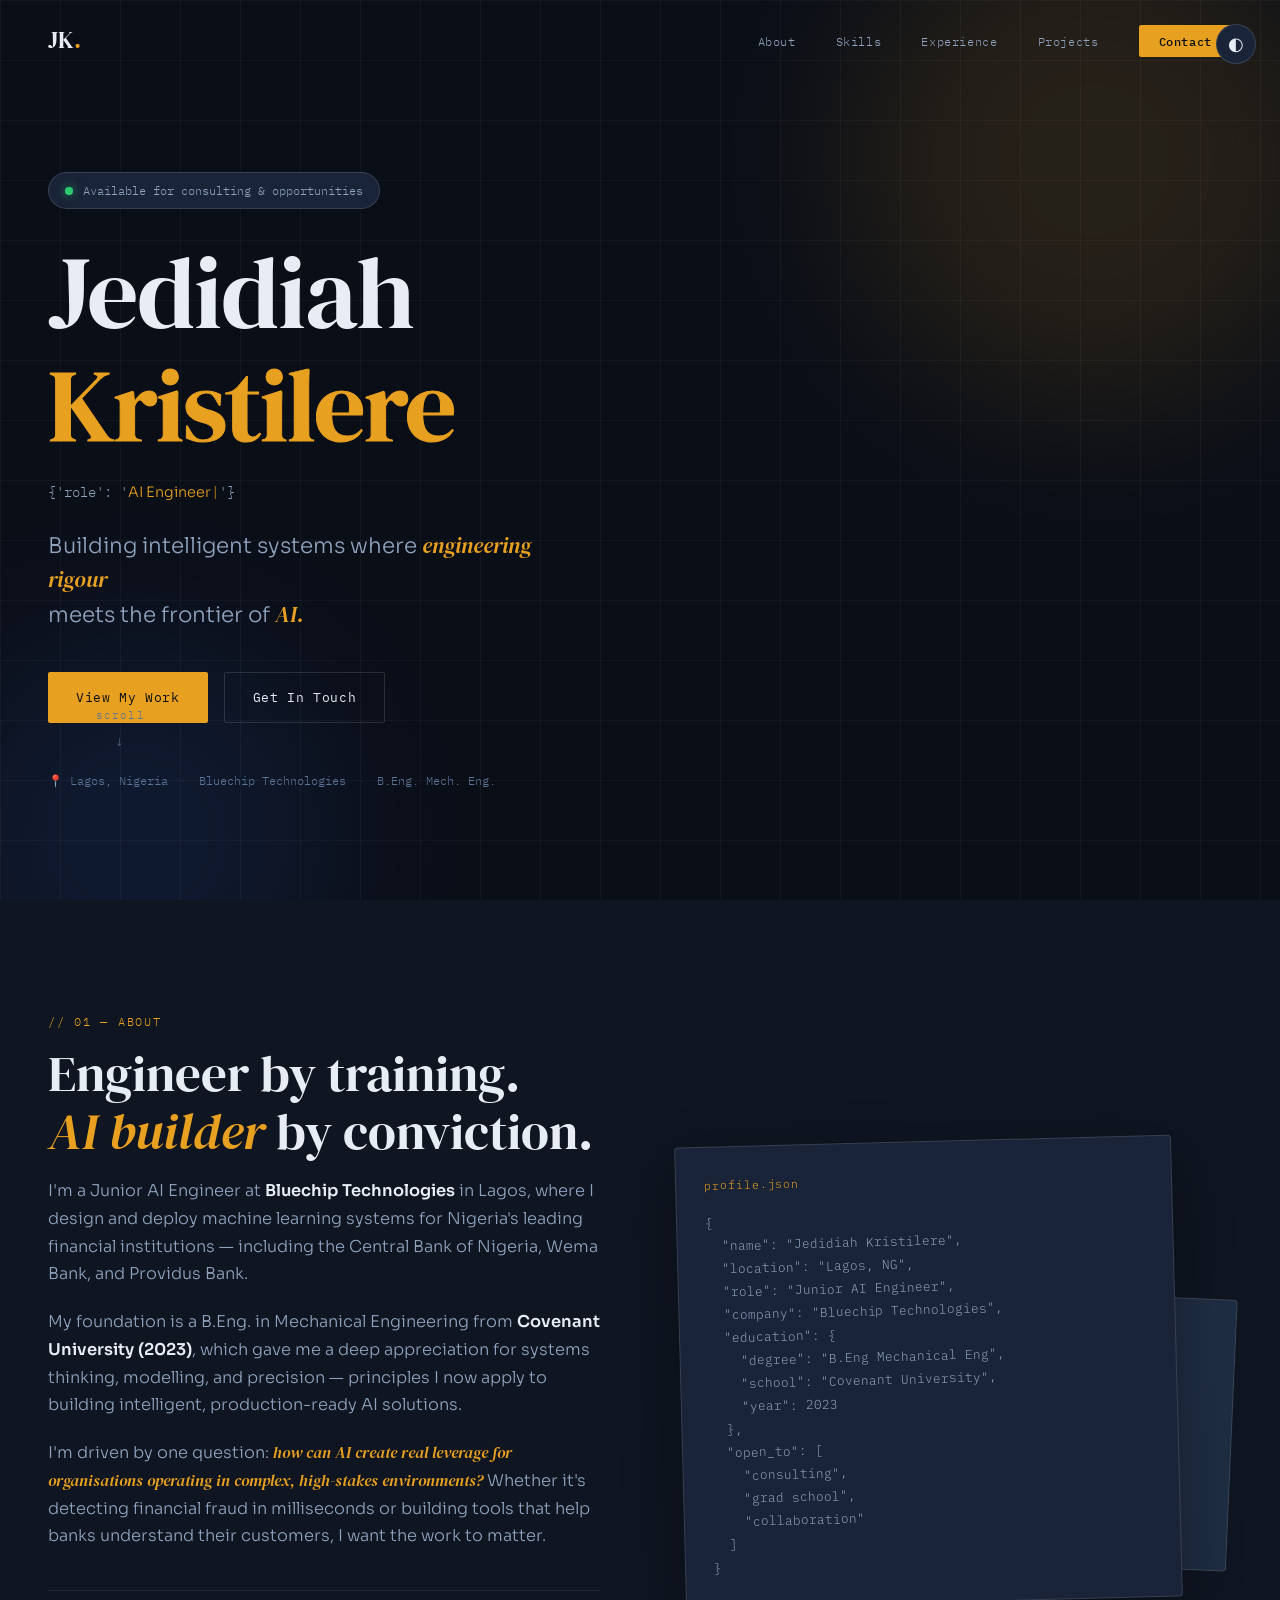
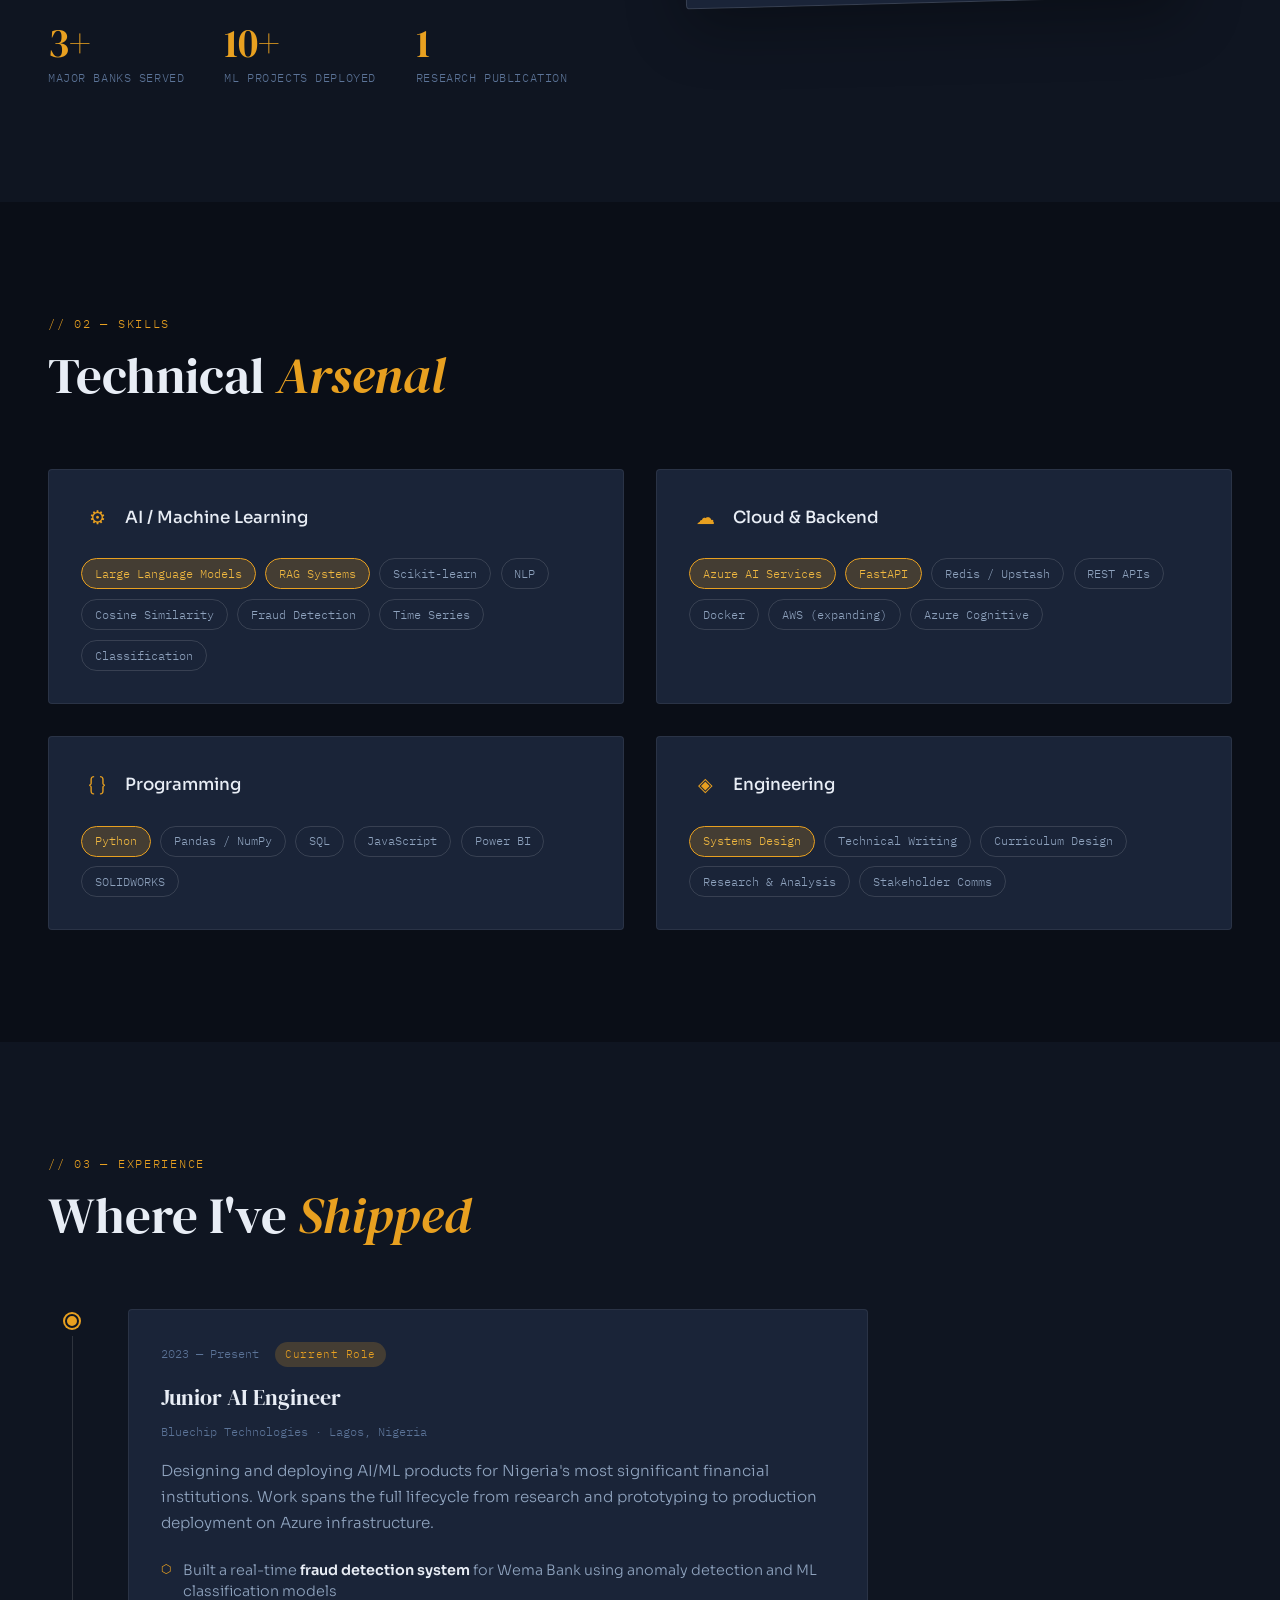
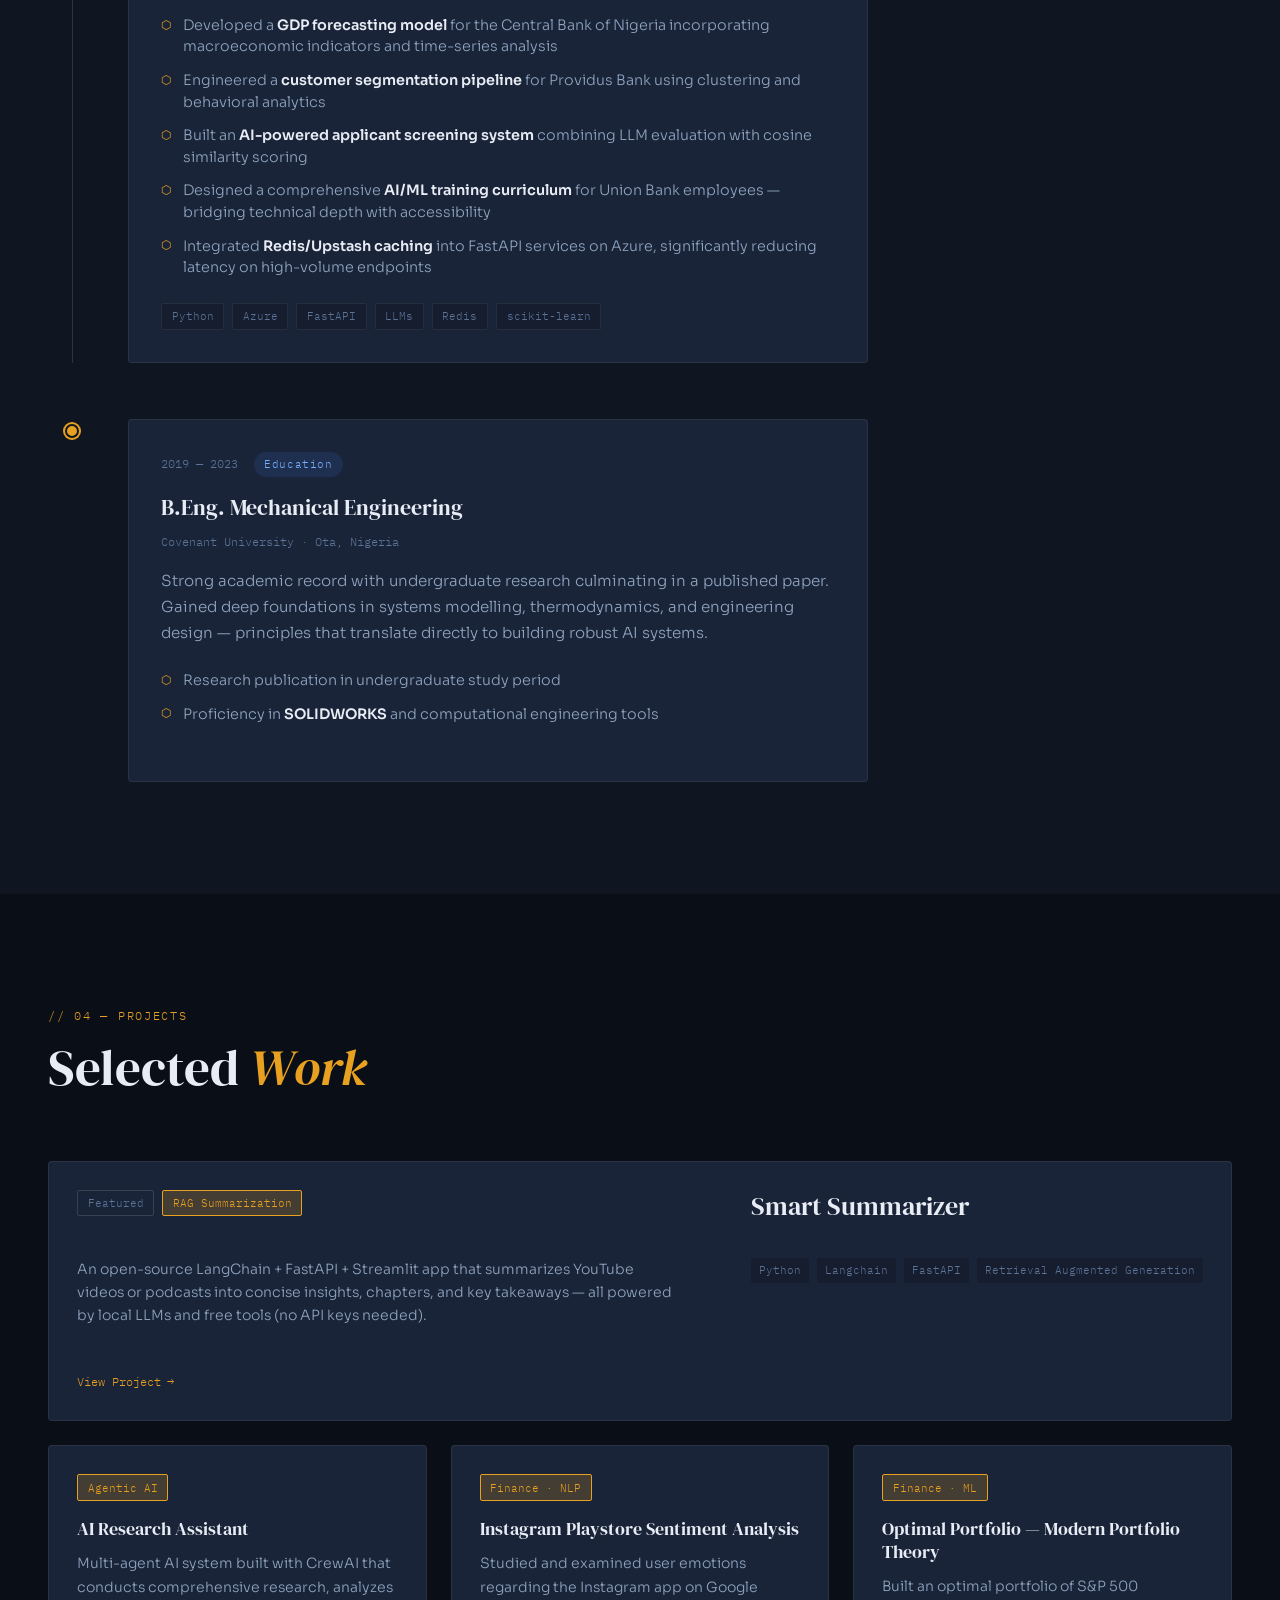
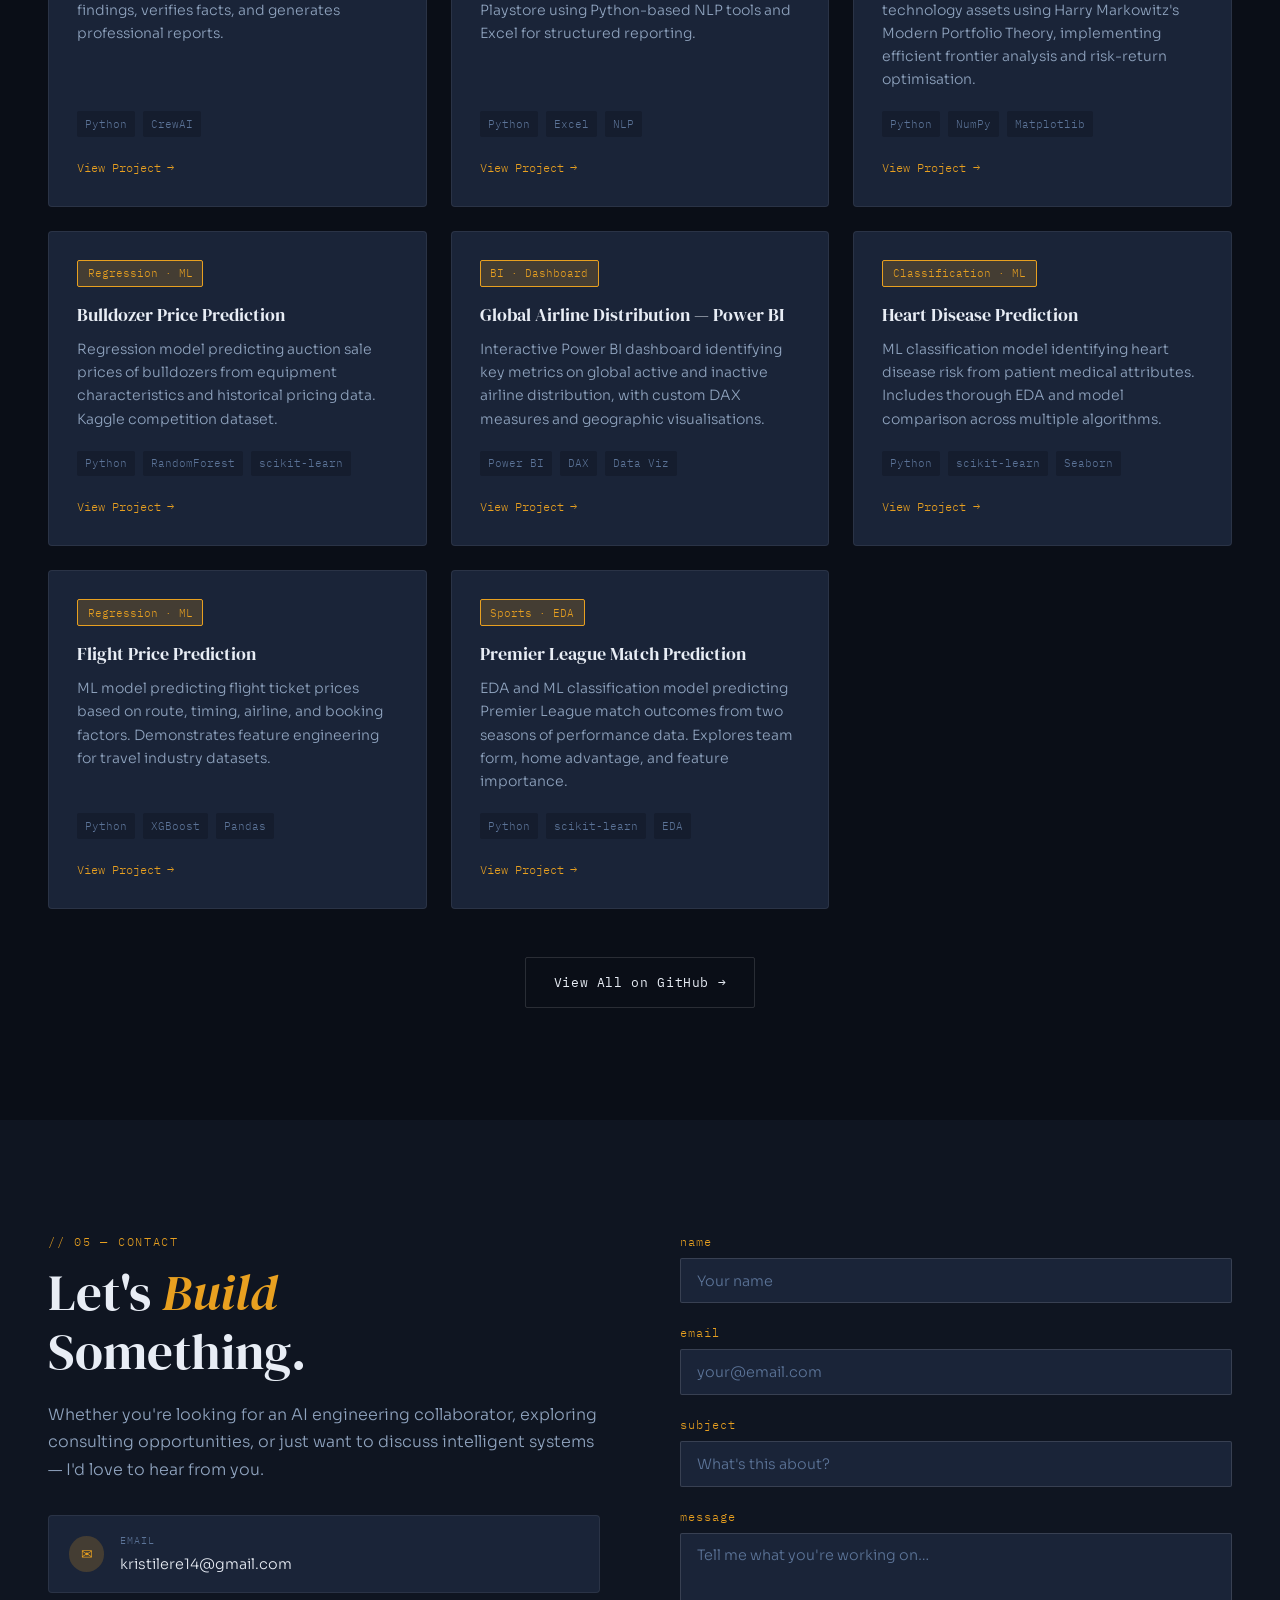
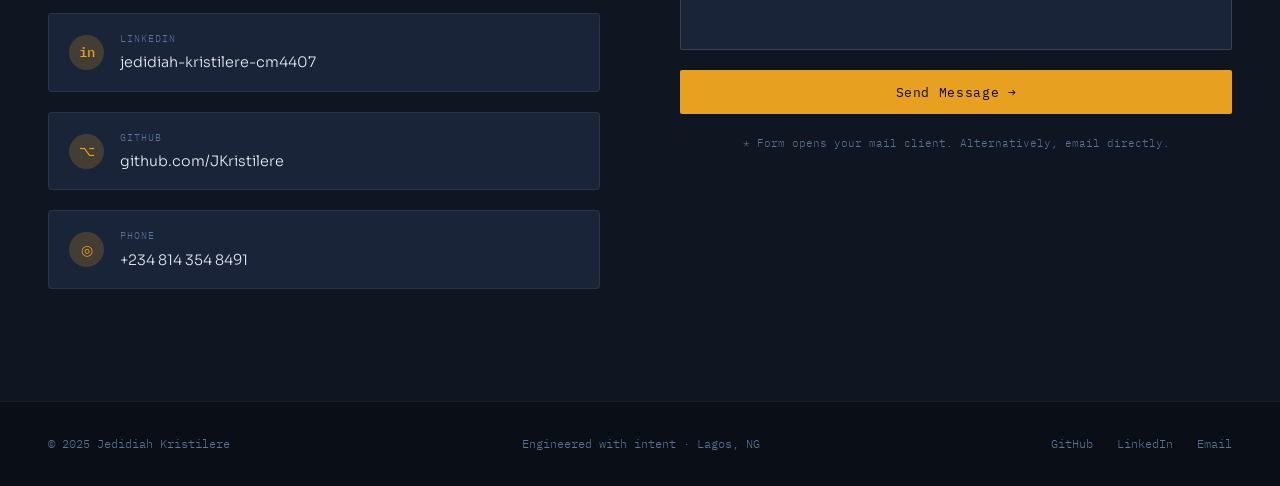
<file: index.html>
<!DOCTYPE HTML>
<html lang="en">
<head>
  <meta charset="utf-8" />
  <meta name="viewport" content="width=device-width, initial-scale=1, user-scalable=no" />
  <title>Jedidiah Kristilere — AI Engineer</title>
  <meta name="description" content="AI Engineer specializing in intelligent systems, LLMs, and ML-powered applications for financial services." />
  <link rel="preconnect" href="https://fonts.googleapis.com">
  <link rel="preconnect" href="https://fonts.gstatic.com" crossorigin>
  <link href="https://fonts.googleapis.com/css2?family=DM+Serif+Display:ital@0;1&family=IBM+Plex+Mono:wght@300;400;500&family=Sora:wght@300;400;500;600&display=swap" rel="stylesheet">
  <link rel="stylesheet" href="assets/css/styles.css" />
</head>
<body class="dark-mode" id="body">

  <!-- Theme Toggle -->
  <button class="theme-toggle" id="themeToggle" aria-label="Toggle theme">
    <span class="theme-icon">◐</span>
  </button>

  <!-- Navigation -->
  <nav class="nav" id="nav">
    <a href="#hero" class="nav-logo">JK<span class="nav-logo-dot">.</span></a>
    <ul class="nav-links">
      <li><a href="#about">About</a></li>
      <li><a href="#skills">Skills</a></li>
      <li><a href="#experience">Experience</a></li>
      <li><a href="#projects">Projects</a></li>
      <li><a href="#contact" class="nav-cta">Contact</a></li>
    </ul>
    <button class="hamburger" id="hamburger" aria-label="Menu">
      <span></span><span></span><span></span>
    </button>
  </nav>

  <!-- Mobile Menu -->
  <div class="mobile-menu" id="mobileMenu">
    <ul>
      <li><a href="#about" class="mobile-link">About</a></li>
      <li><a href="#skills" class="mobile-link">Skills</a></li>
      <li><a href="#experience" class="mobile-link">Experience</a></li>
      <li><a href="#projects" class="mobile-link">Projects</a></li>
      <li><a href="#contact" class="mobile-link">Contact</a></li>
    </ul>
  </div>

  <!-- Hero Section -->
  <section id="hero" class="hero">
    <div class="hero-bg">
      <svg class="hero-grid" xmlns="http://www.w3.org/2000/svg" width="100%" height="100%">
        <defs>
          <pattern id="grid" width="60" height="60" patternUnits="userSpaceOnUse">
            <path d="M 60 0 L 0 0 0 60" fill="none" stroke="currentColor" stroke-width="0.5" opacity="0.15"/>
          </pattern>
        </defs>
        <rect width="100%" height="100%" fill="url(#grid)" />
      </svg>
      <div class="hero-orb hero-orb-1"></div>
      <div class="hero-orb hero-orb-2"></div>
    </div>

    <div class="hero-content" style="display: flex; justify-content: space-between; align-items: center;">
      <div class="hero-text">
        <div class="hero-badge">
          <span class="badge-dot"></span>
          <span class="badge-text mono">Available for consulting & opportunities</span>
        </div>

        <h1 class="hero-name">
          <span class="hero-name-first">Jedidiah</span>
          <span class="hero-name-last">Kristilere</span>
        </h1>

        <div class="hero-role">
          <span class="mono hero-role-prefix">{'role': '</span><span id="typedRole" class="hero-typed"></span><span class="hero-cursor mono">|</span><span class="mono hero-role-suffix">'}</span>
        </div>

        <p class="hero-tagline">
          Building intelligent systems where <em>engineering rigour</em><br>
          meets the frontier of <em>AI.</em>
        </p>

        <div class="hero-actions">
          <a href="#projects" class="btn btn-primary">View My Work</a>
          <a href="#contact" class="btn btn-ghost">Get In Touch</a>
        </div>

        <div class="hero-meta mono">
          <span>📍 Lagos, Nigeria</span>
          <span class="hero-meta-sep">·</span>
          <span>Bluechip Technologies</span>
          <span class="hero-meta-sep">·</span>
          <span>B.Eng. Mech. Eng.</span>
        </div>
      </div>

      <!-- <div class="about-visual reveal reveal-delay">
        <div class="about-photo-wrap">
          <img src="images\new-profile.png" alt="Jedidiah Kristilere" class="about-photo" style="width: 300px; height: auto; margin-left: 80%;" />
        </div>
      </div>
    </div> -->

    <div class="hero-scroll-hint">
      <span class="mono">scroll</span>
      <div class="scroll-arrow">↓</div>
    </div>
  </section>

  <!-- About Section -->
  <section id="about" class="section about">
    <div class="container">
      <div class="about-grid">
        <div class="about-text reveal">
          <div class="section-label mono">// 01 — about</div>
          <h2 class="section-title">Engineer by training.<br><em>AI builder</em> by conviction.</h2>
          <p>I'm a Junior AI Engineer at <strong>Bluechip Technologies</strong> in Lagos, where I design and deploy machine learning systems for Nigeria's leading financial institutions — including the Central Bank of Nigeria, Wema Bank, and Providus Bank.</p>
          <p>My foundation is a B.Eng. in Mechanical Engineering from <strong>Covenant University (2023)</strong>, which gave me a deep appreciation for systems thinking, modelling, and precision — principles I now apply to building intelligent, production-ready AI solutions.</p>
          <p>I'm driven by one question: <em>how can AI create real leverage for organisations operating in complex, high-stakes environments?</em> Whether it's detecting financial fraud in milliseconds or building tools that help banks understand their customers, I want the work to matter.</p>
          <div class="about-stats">
            <div class="stat">
              <span class="stat-number">3+</span>
              <span class="stat-label mono">Major banks served</span>
            </div>
            <div class="stat">
              <span class="stat-number">10+</span>
              <span class="stat-label mono">ML projects deployed</span>
            </div>
            <div class="stat">
              <span class="stat-number">1</span>
              <span class="stat-label mono">Research publication</span>
            </div>
          </div>

        </div>
        <div class="about-visual reveal reveal-delay">
          <div class="about-card-stack">
            <div class="about-card about-card-back">
              <div class="mono about-card-label">core.expertise</div>
              <ul class="about-card-list mono">
                <li>→ LLM application development</li>
                <li>→ ML pipeline engineering</li>
                <li>→ Azure cloud infrastructure</li>
                <li>→ Financial AI systems</li>
                <li>→ API design & FastAPI</li>
                <li>→ RAG architectures</li>
              </ul>
            </div>
            <div class="about-card about-card-front">
              <div class="about-card-header mono">profile.json</div>
              <pre class="about-code">{
  "name": "Jedidiah Kristilere",
  "location": "Lagos, NG",
  "role": "Junior AI Engineer",
  "company": "Bluechip Technologies",
  "education": {
    "degree": "B.Eng Mechanical Eng",
    "school": "Covenant University",
    "year": 2023
  },
  "open_to": [
    "consulting",
    "grad school",
    "collaboration"
  ]
}</pre>
            </div>
          </div>
        </div>
      </div>
    </div>
  </section>

  <!-- Skills Section -->
  <section id="skills" class="section skills">
    <div class="container">
      <div class="section-header reveal">
        <div class="section-label mono">// 02 — skills</div>
        <h2 class="section-title">Technical <em>Arsenal</em></h2>
      </div>
      <div class="skills-grid">
        <div class="skill-category reveal">
          <div class="skill-cat-header">
            <span class="skill-cat-icon">⚙</span>
            <h3>AI / Machine Learning</h3>
          </div>
          <div class="skill-tags">
            <span class="skill-tag skill-tag-primary">Large Language Models</span>
            <span class="skill-tag skill-tag-primary">RAG Systems</span>
            <span class="skill-tag">Scikit-learn</span>
            <span class="skill-tag">NLP</span>
            <span class="skill-tag">Cosine Similarity</span>
            <span class="skill-tag">Fraud Detection</span>
            <span class="skill-tag">Time Series</span>
            <span class="skill-tag">Classification</span>
          </div>
        </div>
        <div class="skill-category reveal reveal-delay">
          <div class="skill-cat-header">
            <span class="skill-cat-icon">☁</span>
            <h3>Cloud & Backend</h3>
          </div>
          <div class="skill-tags">
            <span class="skill-tag skill-tag-primary">Azure AI Services</span>
            <span class="skill-tag skill-tag-primary">FastAPI</span>
            <span class="skill-tag">Redis / Upstash</span>
            <span class="skill-tag">REST APIs</span>
            <span class="skill-tag">Docker</span>
            <span class="skill-tag">AWS (expanding)</span>
            <span class="skill-tag">Azure Cognitive</span>
          </div>
        </div>
        <div class="skill-category reveal">
          <div class="skill-cat-header">
            <span class="skill-cat-icon">{ }</span>
            <h3>Programming</h3>
          </div>
          <div class="skill-tags">
            <span class="skill-tag skill-tag-primary">Python</span>
            <span class="skill-tag">Pandas / NumPy</span>
            <span class="skill-tag">SQL</span>
            <span class="skill-tag">JavaScript</span>
            <span class="skill-tag">Power BI</span>
            <span class="skill-tag">SOLIDWORKS</span>
          </div>
        </div>
        <div class="skill-category reveal reveal-delay">
          <div class="skill-cat-header">
            <span class="skill-cat-icon">◈</span>
            <h3>Engineering</h3>
          </div>
          <div class="skill-tags">
            <span class="skill-tag skill-tag-primary">Systems Design</span>
            <span class="skill-tag">Technical Writing</span>
            <span class="skill-tag">Curriculum Design</span>
            <span class="skill-tag">Research & Analysis</span>
            <span class="skill-tag">Stakeholder Comms</span>
          </div>
        </div>
      </div>
    </div>
  </section>

  <!-- Experience Section -->
  <section id="experience" class="section experience">
    <div class="container">
      <div class="section-header reveal">
        <div class="section-label mono">// 03 — experience</div>
        <h2 class="section-title">Where I've <em>Shipped</em></h2>
      </div>
      <div class="timeline">

        <div class="timeline-item reveal">
          <div class="timeline-marker">
            <div class="timeline-dot"></div>
            <div class="timeline-line"></div>
          </div>
          <div class="timeline-card">
            <div class="timeline-meta">
              <span class="timeline-date mono">2023 — Present</span>
              <span class="timeline-badge">Current Role</span>
            </div>
            <h3 class="timeline-role">Junior AI Engineer</h3>
            <p class="timeline-company">Bluechip Technologies · Lagos, Nigeria</p>
            <p class="timeline-desc">Designing and deploying AI/ML products for Nigeria's most significant financial institutions. Work spans the full lifecycle from research and prototyping to production deployment on Azure infrastructure.</p>
            <div class="timeline-achievements">
              <div class="achievement">
                <span class="achievement-icon">⬡</span>
                <span>Built a real-time <strong>fraud detection system</strong> for Wema Bank using anomaly detection and ML classification models</span>
              </div>
              <div class="achievement">
                <span class="achievement-icon">⬡</span>
                <span>Developed a <strong>GDP forecasting model</strong> for the Central Bank of Nigeria incorporating macroeconomic indicators and time-series analysis</span>
              </div>
              <div class="achievement">
                <span class="achievement-icon">⬡</span>
                <span>Engineered a <strong>customer segmentation pipeline</strong> for Providus Bank using clustering and behavioral analytics</span>
              </div>
              <div class="achievement">
                <span class="achievement-icon">⬡</span>
                <span>Built an <strong>AI-powered applicant screening system</strong> combining LLM evaluation with cosine similarity scoring</span>
              </div>
              <div class="achievement">
                <span class="achievement-icon">⬡</span>
                <span>Designed a comprehensive <strong>AI/ML training curriculum</strong> for Union Bank employees — bridging technical depth with accessibility</span>
              </div>
              <div class="achievement">
                <span class="achievement-icon">⬡</span>
                <span>Integrated <strong>Redis/Upstash caching</strong> into FastAPI services on Azure, significantly reducing latency on high-volume endpoints</span>
              </div>
            </div>
            <div class="timeline-stack">
              <span class="stack-tag mono">Python</span>
              <span class="stack-tag mono">Azure</span>
              <span class="stack-tag mono">FastAPI</span>
              <span class="stack-tag mono">LLMs</span>
              <span class="stack-tag mono">Redis</span>
              <span class="stack-tag mono">scikit-learn</span>
            </div>
          </div>
        </div>

        <div class="timeline-item reveal">
          <div class="timeline-marker">
            <div class="timeline-dot"></div>
          </div>
          <div class="timeline-card">
            <div class="timeline-meta">
              <span class="timeline-date mono">2019 — 2023</span>
              <span class="timeline-badge timeline-badge-edu">Education</span>
            </div>
            <h3 class="timeline-role">B.Eng. Mechanical Engineering</h3>
            <p class="timeline-company">Covenant University · Ota, Nigeria</p>
            <p class="timeline-desc">Strong academic record with undergraduate research culminating in a published paper. Gained deep foundations in systems modelling, thermodynamics, and engineering design — principles that translate directly to building robust AI systems.</p>
            <div class="timeline-achievements">
              <div class="achievement">
                <span class="achievement-icon">⬡</span>
                <span>Research publication in undergraduate study period</span>
              </div>
              <div class="achievement">
                <span class="achievement-icon">⬡</span>
                <span>Proficiency in <strong>SOLIDWORKS</strong> and computational engineering tools</span>
              </div>
            </div>
          </div>
        </div>

      </div>
    </div>
  </section>

  <!-- Projects Section -->
  <section id="projects" class="section projects">
    <div class="container">
      <div class="section-header reveal">
        <div class="section-label mono">// 04 — projects</div>
        <h2 class="section-title">Selected <em>Work</em></h2>
      </div>

      <div class="projects-grid">

        <article class="project-card project-card-featured reveal">
          <div class="project-card-inner">
            <div class="project-tag-row">
              <span class="project-tag mono">Featured</span>
              <span class="project-tag project-tag-type mono">RAG Summarization</span>
            </div>
            <h3 class="project-title">Smart Summarizer</h3>
            <p class="project-desc">An open-source LangChain + FastAPI + Streamlit app that summarizes YouTube videos or podcasts into concise insights, chapters, and key takeaways — all powered by local LLMs and free tools (no API keys needed).</p>
            <div class="project-tech">
              <span class="mono">Python</span>
              <span class="mono">Langchain</span>
              <span class="mono">FastAPI</span>
              <span class="mono">Retrieval Augmented Generation</span>
            </div>
            <a href="https://github.com/JKristilere/Smart-Summarizer" class="project-link" target="_blank" rel="noopener">
              View Project <span class="project-arrow">→</span>
            </a>
          </div>
        </article>

        <article class="project-card reveal reveal-delay">
          <div class="project-card-inner">
            <div class="project-tag-row">
              <span class="project-tag project-tag-type mono">Agentic AI</span>
            </div>
            <h3 class="project-title">AI Research Assistant</h3>
            <p class="project-desc">Multi-agent AI system built with CrewAI that conducts comprehensive research, analyzes findings, verifies facts, and generates professional reports.</p>
            <div class="project-tech">
              <span class="mono">Python</span>
              <span class="mono">CrewAI</span>
            </div>
            <a href="https://github.com/JKristilere/AI-Research-Assistant" class="project-link" target="_blank" rel="noopener">
              View Project <span class="project-arrow">→</span>
            </a>
          </div>
        </article>

        <article class="project-card reveal">
          <div class="project-card-inner">
            <div class="project-tag-row">
              <span class="project-tag project-tag-type mono">Finance · NLP</span>
            </div>
            <h3 class="project-title">Instagram Playstore Sentiment Analysis</h3>
            <p class="project-desc">Studied and examined user emotions regarding the Instagram app on Google Playstore using Python-based NLP tools and Excel for structured reporting.</p>
            <div class="project-tech">
              <span class="mono">Python</span>
              <span class="mono">Excel</span>
              <span class="mono">NLP</span>
            </div>
            <a href="https://github.com/JKristilere/JKristilere.github.io/tree/Instagram-Sentiment-Analysis" class="project-link" target="_blank" rel="noopener">
              View Project <span class="project-arrow">→</span>
            </a>
          </div>
        </article>

        <article class="project-card reveal reveal-delay">
          <div class="project-card-inner">
            <div class="project-tag-row">
              <span class="project-tag project-tag-type mono">Finance · ML</span>
            </div>
            <h3 class="project-title">Optimal Portfolio — Modern Portfolio Theory</h3>
            <p class="project-desc">Built an optimal portfolio of S&P 500 technology assets using Harry Markowitz's Modern Portfolio Theory, implementing efficient frontier analysis and risk-return optimisation.</p>
            <div class="project-tech">
              <span class="mono">Python</span>
              <span class="mono">NumPy</span>
              <span class="mono">Matplotlib</span>
            </div>
            <a href="https://github.com/JKristilere/JKristilere.github.io/tree/Modern-Portfolio-Theory" class="project-link" target="_blank" rel="noopener">
              View Project <span class="project-arrow">→</span>
            </a>
          </div>
        </article>

        <article class="project-card reveal">
          <div class="project-card-inner">
            <div class="project-tag-row">
              <span class="project-tag project-tag-type mono">Regression · ML</span>
            </div>
            <h3 class="project-title">Bulldozer Price Prediction</h3>
            <p class="project-desc">Regression model predicting auction sale prices of bulldozers from equipment characteristics and historical pricing data. Kaggle competition dataset.</p>
            <div class="project-tech">
              <span class="mono">Python</span>
              <span class="mono">RandomForest</span>
              <span class="mono">scikit-learn</span>
            </div>
            <a href="https://github.com/JKristilere/JKristilere.github.io/tree/Bulldozer-Price-Prediction" class="project-link" target="_blank" rel="noopener">
              View Project <span class="project-arrow">→</span>
            </a>
          </div>
        </article>

        <article class="project-card reveal reveal-delay">
          <div class="project-card-inner">
            <div class="project-tag-row">
              <span class="project-tag project-tag-type mono">BI · Dashboard</span>
            </div>
            <h3 class="project-title">Global Airline Distribution — Power BI</h3>
            <p class="project-desc">Interactive Power BI dashboard identifying key metrics on global active and inactive airline distribution, with custom DAX measures and geographic visualisations.</p>
            <div class="project-tech">
              <span class="mono">Power BI</span>
              <span class="mono">DAX</span>
              <span class="mono">Data Viz</span>
            </div>
            <a href="https://github.com/JKristilere/JKristilere.github.io/tree/Global-Airline-Distribution" class="project-link" target="_blank" rel="noopener">
              View Project <span class="project-arrow">→</span>
            </a>
          </div>
        </article>

        <article class="project-card reveal">
          <div class="project-card-inner">
            <div class="project-tag-row">
              <span class="project-tag project-tag-type mono">Classification · ML</span>
            </div>
            <h3 class="project-title">Heart Disease Prediction</h3>
            <p class="project-desc">ML classification model identifying heart disease risk from patient medical attributes. Includes thorough EDA and model comparison across multiple algorithms.</p>
            <div class="project-tech">
              <span class="mono">Python</span>
              <span class="mono">scikit-learn</span>
              <span class="mono">Seaborn</span>
            </div>
            <a href="https://github.com/JKristilere/JKristilere.github.io/tree/Heart-Disease-Project" class="project-link" target="_blank" rel="noopener">
              View Project <span class="project-arrow">→</span>
            </a>
          </div>
        </article>

        <article class="project-card reveal reveal-delay">
          <div class="project-card-inner">
            <div class="project-tag-row">
              <span class="project-tag project-tag-type mono">Regression · ML</span>
            </div>
            <h3 class="project-title">Flight Price Prediction</h3>
            <p class="project-desc">ML model predicting flight ticket prices based on route, timing, airline, and booking factors. Demonstrates feature engineering for travel industry datasets.</p>
            <div class="project-tech">
              <span class="mono">Python</span>
              <span class="mono">XGBoost</span>
              <span class="mono">Pandas</span>
            </div>
            <a href="https://github.com/JKristilere/JKristilere.github.io/tree/flight-price-prediction" class="project-link" target="_blank" rel="noopener">
              View Project <span class="project-arrow">→</span>
            </a>
          </div>
        </article>

        <article class="project-card reveal">
          <div class="project-card-inner">
            <div class="project-tag-row">
              <span class="project-tag project-tag-type mono">Sports · EDA</span>
            </div>
            <h3 class="project-title">Premier League Match Prediction</h3>
            <p class="project-desc">EDA and ML classification model predicting Premier League match outcomes from two seasons of performance data. Explores team form, home advantage, and feature importance.</p>
            <div class="project-tech">
              <span class="mono">Python</span>
              <span class="mono">scikit-learn</span>
              <span class="mono">EDA</span>
            </div>
            <a href="https://github.com/JKristilere/JKristilere.github.io/tree/Football-Match-Prediction" class="project-link" target="_blank" rel="noopener">
              View Project <span class="project-arrow">→</span>
            </a>
          </div>
        </article>

      </div>

      <div class="projects-cta reveal">
        <a href="https://github.com/JKristilere" target="_blank" rel="noopener" class="btn btn-ghost">
          View All on GitHub →
        </a>
      </div>
    </div>
  </section>

  <!-- Contact Section -->
  <section id="contact" class="section contact">
    <div class="container">
      <div class="contact-grid">
        <div class="contact-text reveal">
          <div class="section-label mono">// 05 — contact</div>
          <h2 class="section-title">Let's <em>Build</em><br>Something.</h2>
          <p>Whether you're looking for an AI engineering collaborator, exploring consulting opportunities, or just want to discuss intelligent systems — I'd love to hear from you.</p>
          <div class="contact-links">
            <a href="mailto:kristilere14@gmail.com" class="contact-link">
              <span class="contact-link-icon">✉</span>
              <div>
                <span class="contact-link-label mono">Email</span>
                <span class="contact-link-value">kristilere14@gmail.com</span>
              </div>
            </a>
            <a href="https://www.linkedin.com/in/jedidiah-kristilere-cm4407/" class="contact-link" target="_blank" rel="noopener">
              <span class="contact-link-icon">in</span>
              <div>
                <span class="contact-link-label mono">LinkedIn</span>
                <span class="contact-link-value">jedidiah-kristilere-cm4407</span>
              </div>
            </a>
            <a href="https://github.com/JKristilere" class="contact-link" target="_blank" rel="noopener">
              <span class="contact-link-icon">⌥</span>
              <div>
                <span class="contact-link-label mono">GitHub</span>
                <span class="contact-link-value">github.com/JKristilere</span>
              </div>
            </a>
            <a href="tel:+2348143548491" class="contact-link">
              <span class="contact-link-icon">◎</span>
              <div>
                <span class="contact-link-label mono">Phone</span>
                <span class="contact-link-value">+234 814 354 8491</span>
              </div>
            </a>
          </div>
        </div>
        <div class="contact-form-wrap reveal reveal-delay">
          <form class="contact-form" id="contactForm">
            <div class="form-field">
              <label class="mono" for="name">name</label>
              <input type="text" id="name" name="name" placeholder="Your name" required />
            </div>
            <div class="form-field">
              <label class="mono" for="email">email</label>
              <input type="email" id="email" name="email" placeholder="your@email.com" required />
            </div>
            <div class="form-field">
              <label class="mono" for="subject">subject</label>
              <input type="text" id="subject" name="subject" placeholder="What's this about?" />
            </div>
            <div class="form-field">
              <label class="mono" for="message">message</label>
              <textarea id="message" name="message" rows="5" placeholder="Tell me what you're working on…" required></textarea>
            </div>
            <button type="submit" class="btn btn-primary btn-full">
              Send Message →
            </button>
            <p class="form-note mono">* Form opens your mail client. Alternatively, email directly.</p>
          </form>
        </div>
      </div>
    </div>
  </section>

  <!-- Footer -->
  <footer class="footer">
    <div class="container">
      <div class="footer-inner">
        <span class="mono footer-copy">© 2025 Jedidiah Kristilere</span>
        <span class="mono footer-credit">Engineered with intent · Lagos, NG</span>
        <div class="footer-links">
          <a href="https://github.com/JKristilere" target="_blank" rel="noopener">GitHub</a>
          <a href="https://www.linkedin.com/in/jedidiah-kristilere-cm4407/" target="_blank" rel="noopener">LinkedIn</a>
          <a href="mailto:kristilere14@gmail.com">Email</a>
        </div>
      </div>
    </div>
  </footer>

  <script src="assets/js/script.js"></script>
</body>
</html>
</file>
<file: assets/css/styles.css>
/* ============================================
   JEDIDIAH KRISTILERE — PORTFOLIO STYLES
   Editorial-Technical Aesthetic
   Deep Ink Navy · Amber Gold · Precision Grid
   ============================================ */

/* ─── CSS Variables ─────────────────────────── */
:root {
  /* Dark mode (default) */
  --bg:         #0a0e17;
  --bg-2:       #0f1521;
  --bg-3:       #151d2e;
  --surface:    #1a2438;
  --surface-2:  #1f2d42;
  --border:     rgba(255,255,255,0.07);
  --border-2:   rgba(255,255,255,0.13);

  --text:       #e8edf5;
  --text-2:     #8fa3be;
  --text-3:     #5c7498;

  --accent:     #e8a020;
  --accent-2:   #f0b840;
  --accent-glow: rgba(232, 160, 32, 0.2);

  --em:         #d6e8ff;

  --nav-bg: rgba(10,14,23,0.85);
}

body.light-mode {
  --bg:         #f5f3ee;
  --bg-2:       #ede9e1;
  --bg-3:       #e3ddd4;
  --surface:    #ffffff;
  --surface-2:  #f0ece5;
  --border:     rgba(0,0,0,0.08);
  --border-2:   rgba(0,0,0,0.14);

  --text:       #1a1f2b;
  --text-2:     #4a5568;
  --text-3:     #8a95a5;

  --accent:     #c47a00;
  --accent-2:   #e89000;
  --accent-glow: rgba(196, 122, 0, 0.15);

  --em:         #1a3a6b;

  --nav-bg: rgba(245,243,238,0.88);
}

/* ─── Reset & Base ──────────────────────────── */
*, *::before, *::after {
  box-sizing: border-box;
  margin: 0;
  padding: 0;
}

html {
  scroll-behavior: smooth;
  font-size: 16px;
}

body {
  background: var(--bg);
  color: var(--text);
  font-family: 'Sora', sans-serif;
  font-weight: 300;
  line-height: 1.7;
  overflow-x: hidden;
  transition: background 0.4s ease, color 0.4s ease;
}

a { color: inherit; text-decoration: none; }
img { max-width: 100%; display: block; }
ul { list-style: none; }

.mono { font-family: 'IBM Plex Mono', monospace; }

em {
  font-family: 'DM Serif Display', serif;
  font-style: italic;
  color: var(--accent);
}

strong { font-weight: 600; }

/* ─── Theme Toggle ──────────────────────────── */
.theme-toggle {
  position: fixed;
  top: 1.5rem;
  right: 1.5rem;
  z-index: 200;
  background: var(--surface);
  border: 1px solid var(--border-2);
  color: var(--text);
  width: 2.5rem;
  height: 2.5rem;
  border-radius: 50%;
  cursor: pointer;
  display: flex;
  align-items: center;
  justify-content: center;
  font-size: 1.1rem;
  transition: all 0.3s ease;
  backdrop-filter: blur(8px);
}
.theme-toggle:hover {
  background: var(--accent);
  color: #0a0e17;
  border-color: var(--accent);
}

/* ─── Navigation ────────────────────────────── */
.nav {
  position: fixed;
  top: 0;
  left: 0;
  right: 0;
  z-index: 100;
  padding: 1.25rem 3rem;
  display: flex;
  align-items: center;
  justify-content: space-between;
  background: transparent;
  transition: background 0.3s ease, box-shadow 0.3s ease, padding 0.3s ease;
}
.nav.scrolled {
  background: var(--nav-bg);
  backdrop-filter: blur(12px);
  box-shadow: 0 1px 0 var(--border);
  padding: 0.9rem 3rem;
}

.nav-logo {
  font-family: 'DM Serif Display', serif;
  font-size: 1.5rem;
  font-weight: 400;
  color: var(--text);
  transition: color 0.2s;
}
.nav-logo:hover { color: var(--accent); }
.nav-logo-dot { color: var(--accent); }

.nav-links {
  display: flex;
  gap: 2.5rem;
  align-items: center;
}
.nav-links a {
  font-family: 'IBM Plex Mono', monospace;
  font-size: 0.78rem;
  letter-spacing: 0.05em;
  color: var(--text-2);
  transition: color 0.2s;
}
.nav-links a:hover { color: var(--text); }

.nav-cta {
  background: var(--accent) !important;
  color: #0a0e17 !important;
  padding: 0.5rem 1.25rem;
  border-radius: 2px;
  font-weight: 500 !important;
  transition: background 0.2s, transform 0.2s !important;
}
.nav-cta:hover {
  background: var(--accent-2) !important;
  transform: translateY(-1px);
}

.hamburger {
  display: none;
  flex-direction: column;
  gap: 5px;
  cursor: pointer;
  background: none;
  border: none;
  padding: 4px;
}
.hamburger span {
  display: block;
  width: 24px;
  height: 1.5px;
  background: var(--text);
  transition: all 0.3s ease;
}

/* Mobile Menu */
.mobile-menu {
  position: fixed;
  inset: 0;
  background: var(--bg);
  z-index: 90;
  display: flex;
  align-items: center;
  justify-content: center;
  opacity: 0;
  pointer-events: none;
  transition: opacity 0.3s ease;
}
.mobile-menu.open {
  opacity: 1;
  pointer-events: all;
}
.mobile-menu ul {
  text-align: center;
  display: flex;
  flex-direction: column;
  gap: 2.5rem;
}
.mobile-menu a {
  font-family: 'DM Serif Display', serif;
  font-size: 2.5rem;
  color: var(--text-2);
  transition: color 0.2s;
}
.mobile-menu a:hover { color: var(--accent); }

/* ─── Hero Section ──────────────────────────── */
.hero {
  min-height: 100vh;
  display: flex;
  flex-direction: column;
  justify-content: center;
  align-items: flex-start;
  position: relative;
  padding: 8rem 3rem 4rem;
  overflow: hidden;
}

.hero-bg {
  position: absolute;
  inset: 0;
  pointer-events: none;
  overflow: hidden;
}
.hero-grid {
  position: absolute;
  inset: 0;
  color: var(--text);
}
.hero-orb {
  position: absolute;
  border-radius: 50%;
  filter: blur(80px);
  opacity: 0.12;
}
.hero-orb-1 {
  width: 500px; height: 500px;
  background: var(--accent);
  top: -10%;
  right: -5%;
  animation: orbFloat 12s ease-in-out infinite;
}
.hero-orb-2 {
  width: 400px; height: 400px;
  background: #3a6fd8;
  bottom: -15%;
  left: -5%;
  animation: orbFloat 16s ease-in-out infinite reverse;
}
@keyframes orbFloat {
  0%, 100% { transform: translate(0, 0) scale(1); }
  33% { transform: translate(30px, -20px) scale(1.05); }
  66% { transform: translate(-20px, 15px) scale(0.95); }
}

.hero-content {
  position: relative;
  z-index: 1;
  max-width: 800px;
}

.hero-badge {
  display: inline-flex;
  align-items: center;
  gap: 0.6rem;
  padding: 0.45rem 1rem;
  background: var(--surface);
  border: 1px solid var(--border-2);
  border-radius: 100px;
  margin-bottom: 2rem;
  animation: fadeUp 0.8s ease both;
}
.badge-dot {
  width: 8px; height: 8px;
  border-radius: 50%;
  background: #2ecc71;
  box-shadow: 0 0 8px rgba(46,204,113,0.6);
  animation: pulse 2s ease infinite;
}
@keyframes pulse {
  0%, 100% { opacity: 1; transform: scale(1); }
  50% { opacity: 0.7; transform: scale(0.9); }
}
.badge-text { font-size: 0.75rem; color: var(--text-2); }

.hero-name {
  font-family: 'DM Serif Display', serif;
  font-size: clamp(3rem, 8vw, 6.5rem);
  font-weight: 400;
  line-height: 1;
  letter-spacing: -0.02em;
  display: flex;
  flex-direction: column;
  gap: 0.1em;
  margin-bottom: 1.5rem;
  animation: fadeUp 0.8s 0.1s ease both;
}
.hero-name-first { color: var(--text); }
.hero-name-last {
  color: var(--accent);
  -webkit-text-stroke: 1px var(--accent);
}

.hero-role {
  font-size: 0.9rem;
  color: var(--text-2);
  margin-bottom: 1.5rem;
  animation: fadeUp 0.8s 0.2s ease both;
  min-height: 1.5rem;
}
.hero-typed { color: var(--accent); }
.hero-cursor {
  color: var(--accent);
  animation: blink 1s step-end infinite;
}
@keyframes blink { 50% { opacity: 0; } }

.hero-tagline {
  font-size: clamp(1.1rem, 2.5vw, 1.35rem);
  color: var(--text-2);
  line-height: 1.6;
  margin-bottom: 2.5rem;
  max-width: 540px;
  animation: fadeUp 0.8s 0.3s ease both;
}
.hero-tagline em { font-size: inherit; }

.hero-actions {
  display: flex;
  gap: 1rem;
  margin-bottom: 3rem;
  animation: fadeUp 0.8s 0.4s ease both;
  flex-wrap: wrap;
}

.hero-meta {
  font-size: 0.75rem;
  color: var(--text-3);
  display: flex;
  align-items: center;
  gap: 0.75rem;
  animation: fadeUp 0.8s 0.5s ease both;
  flex-wrap: wrap;
}
.hero-meta-sep { color: var(--border-2); }

.hero-scroll-hint {
  position: absolute;
  bottom: 2.5rem;
  left: 3rem;
  display: flex;
  flex-direction: column;
  align-items: center;
  gap: 0.5rem;
  font-family: 'IBM Plex Mono', monospace;
  font-size: 0.7rem;
  color: var(--text-3);
  letter-spacing: 0.1em;
  animation: fadeUp 0.8s 0.7s ease both;
}
.scroll-arrow {
  animation: scrollBounce 2s ease infinite;
}
@keyframes scrollBounce {
  0%, 100% { transform: translateY(0); }
  50% { transform: translateY(6px); }
}

/* ─── Buttons ───────────────────────────────── */
.btn {
  display: inline-flex;
  align-items: center;
  gap: 0.5rem;
  padding: 0.85rem 1.75rem;
  font-family: 'IBM Plex Mono', monospace;
  font-size: 0.8rem;
  letter-spacing: 0.05em;
  border-radius: 2px;
  cursor: pointer;
  transition: all 0.25s ease;
  border: none;
  font-weight: 400;
}
.btn-primary {
  background: var(--accent);
  color: #0a0e17;
}
.btn-primary:hover {
  background: var(--accent-2);
  transform: translateY(-2px);
  box-shadow: 0 8px 24px var(--accent-glow);
}
.btn-ghost {
  background: transparent;
  color: var(--text);
  border: 1px solid var(--border-2);
}
.btn-ghost:hover {
  border-color: var(--accent);
  color: var(--accent);
  transform: translateY(-2px);
}
.btn-full { width: 100%; justify-content: center; }

/* ─── Section Layout ────────────────────────── */
.section { padding: 7rem 3rem; }

.container {
  max-width: 1200px;
  margin: 0 auto;
}

.section-label {
  font-size: 0.72rem;
  letter-spacing: 0.15em;
  color: var(--accent);
  margin-bottom: 0.75rem;
  text-transform: uppercase;
}

.section-title {
  font-family: 'DM Serif Display', serif;
  font-size: clamp(2rem, 4vw, 3.2rem);
  font-weight: 400;
  line-height: 1.15;
  color: var(--text);
  margin-bottom: 1rem;
}

.section-header {
  margin-bottom: 4rem;
}

/* ─── Reveal Animations ─────────────────────── */
.reveal {
  opacity: 0;
  transform: translateY(30px);
  transition: opacity 0.7s ease, transform 0.7s ease;
}
.reveal.visible {
  opacity: 1;
  transform: translateY(0);
}
.reveal-delay {
  transition-delay: 0.15s;
}

@keyframes fadeUp {
  from { opacity: 0; transform: translateY(20px); }
  to   { opacity: 1; transform: translateY(0); }
}

/* ─── About Section ─────────────────────────── */
.about { background: var(--bg-2); }

.about-grid {
  display: grid;
  grid-template-columns: 1fr 1fr;
  gap: 5rem;
  align-items: center;
}

.about-text p {
  color: var(--text-2);
  margin-bottom: 1.25rem;
  font-size: 1.02rem;
}
.about-text p strong { color: var(--text); }

.about-stats {
  display: flex;
  gap: 2.5rem;
  margin-top: 2.5rem;
  padding-top: 2rem;
  border-top: 1px solid var(--border);
  flex-wrap: wrap;
}
.stat-number {
  display: block;
  font-family: 'DM Serif Display', serif;
  font-size: 2.5rem;
  color: var(--accent);
  line-height: 1;
}
.stat-label {
  font-size: 0.72rem;
  color: var(--text-3);
  text-transform: uppercase;
  letter-spacing: 0.05em;
}

/* About Visual */
.about-card-stack {
  position: relative;
  height: 420px;
}
.about-card {
  position: absolute;
  background: var(--surface);
  border: 1px solid var(--border-2);
  border-radius: 4px;
  padding: 1.75rem;
  width: 90%;
}
.about-card-back {
  bottom: 0;
  right: 0;
  transform: rotate(2.5deg);
  background: var(--surface-2);
}
.about-card-front {
  top: 0;
  left: 0;
  transform: rotate(-1.5deg);
  box-shadow: 0 20px 60px rgba(0,0,0,0.3);
}
.about-card-header, .about-card-label {
  font-size: 0.72rem;
  color: var(--accent);
  margin-bottom: 1rem;
  letter-spacing: 0.08em;
}
.about-code {
  font-family: 'IBM Plex Mono', monospace;
  font-size: 0.8rem;
  color: var(--text-2);
  white-space: pre-wrap;
  line-height: 1.8;
}
.about-card-list {
  font-size: 0.8rem;
  color: var(--text-2);
  display: flex;
  flex-direction: column;
  gap: 0.6rem;
}

/* ─── Skills Section ────────────────────────── */
.skills { background: var(--bg); }

.skills-grid {
  display: grid;
  grid-template-columns: repeat(2, 1fr);
  gap: 2rem;
}

.skill-category {
  background: var(--surface);
  border: 1px solid var(--border);
  border-radius: 4px;
  padding: 2rem;
  transition: border-color 0.3s, transform 0.3s;
}
.skill-category:hover {
  border-color: var(--accent);
  transform: translateY(-3px);
}

.skill-cat-header {
  display: flex;
  align-items: center;
  gap: 0.75rem;
  margin-bottom: 1.5rem;
}
.skill-cat-icon {
  font-size: 1.2rem;
  color: var(--accent);
  width: 2rem;
  text-align: center;
}
.skill-cat-header h3 {
  font-size: 1.05rem;
  font-weight: 500;
  color: var(--text);
}

.skill-tags {
  display: flex;
  flex-wrap: wrap;
  gap: 0.6rem;
}
.skill-tag {
  padding: 0.3rem 0.8rem;
  border: 1px solid var(--border-2);
  border-radius: 100px;
  font-family: 'IBM Plex Mono', monospace;
  font-size: 0.72rem;
  color: var(--text-2);
  transition: all 0.2s;
}
.skill-tag:hover {
  border-color: var(--accent);
  color: var(--accent);
}
.skill-tag-primary {
  background: var(--accent-glow);
  border-color: var(--accent);
  color: var(--accent-2);
}

/* ─── Experience Section ────────────────────── */
.experience { background: var(--bg-2); }

.timeline {
  position: relative;
  max-width: 820px;
}

.timeline-item {
  display: grid;
  grid-template-columns: 3rem 1fr;
  gap: 2rem;
  margin-bottom: 3.5rem;
}
.timeline-item:last-child { margin-bottom: 0; }

.timeline-marker {
  display: flex;
  flex-direction: column;
  align-items: center;
  padding-top: 0.3rem;
}
.timeline-dot {
  width: 14px; height: 14px;
  border-radius: 50%;
  background: var(--accent);
  border: 2px solid var(--bg-2);
  box-shadow: 0 0 0 2px var(--accent);
  flex-shrink: 0;
}
.timeline-line {
  flex: 1;
  width: 1px;
  background: var(--border-2);
  margin-top: 0.5rem;
}

.timeline-card {
  background: var(--surface);
  border: 1px solid var(--border);
  border-radius: 4px;
  padding: 2rem;
}

.timeline-meta {
  display: flex;
  align-items: center;
  gap: 1rem;
  margin-bottom: 0.75rem;
}
.timeline-date {
  font-size: 0.75rem;
  color: var(--text-3);
}
.timeline-badge {
  padding: 0.2rem 0.65rem;
  background: var(--accent-glow);
  color: var(--accent);
  border-radius: 100px;
  font-family: 'IBM Plex Mono', monospace;
  font-size: 0.68rem;
  letter-spacing: 0.05em;
}
.timeline-badge-edu {
  background: rgba(58, 109, 216, 0.15);
  color: #7aaeff;
}

.timeline-role {
  font-family: 'DM Serif Display', serif;
  font-size: 1.4rem;
  font-weight: 400;
  color: var(--text);
  margin-bottom: 0.25rem;
}
.timeline-company {
  font-family: 'IBM Plex Mono', monospace;
  font-size: 0.78rem;
  color: var(--text-3);
  margin-bottom: 1rem;
}
.timeline-desc {
  color: var(--text-2);
  font-size: 0.95rem;
  margin-bottom: 1.5rem;
}

.timeline-achievements {
  display: flex;
  flex-direction: column;
  gap: 0.75rem;
  margin-bottom: 1.5rem;
}
.achievement {
  display: flex;
  gap: 0.75rem;
  font-size: 0.9rem;
  color: var(--text-2);
  line-height: 1.5;
}
.achievement-icon {
  color: var(--accent);
  flex-shrink: 0;
  margin-top: 0.05rem;
  font-size: 0.75rem;
}
.achievement strong { color: var(--text); }

.timeline-stack {
  display: flex;
  flex-wrap: wrap;
  gap: 0.5rem;
}
.stack-tag {
  padding: 0.2rem 0.6rem;
  background: var(--bg-3);
  border: 1px solid var(--border);
  border-radius: 2px;
  font-size: 0.7rem;
  color: var(--text-3);
}

/* ─── Projects Section ──────────────────────── */
.projects { background: var(--bg); }

.projects-grid {
  display: grid;
  grid-template-columns: repeat(3, 1fr);
  gap: 1.5rem;
  margin-bottom: 3rem;
}

.project-card-featured {
  grid-column: span 3;
}

.project-card {
  background: var(--surface);
  border: 1px solid var(--border);
  border-radius: 4px;
  transition: transform 0.3s ease, border-color 0.3s ease, box-shadow 0.3s ease;
  overflow: hidden;
}
.project-card:hover {
  transform: translateY(-5px);
  border-color: var(--accent);
  box-shadow: 0 16px 40px rgba(0,0,0,0.25);
}
.project-card-featured .project-card-inner {
  display: grid;
  grid-template-columns: 1fr auto;
  gap: 1.5rem;
  align-items: start;
}
.project-card-featured .project-title { font-size: 1.6rem; }
.project-card-featured .project-desc { max-width: 600px; }

.project-card-inner {
  padding: 1.75rem;
  height: 100%;
  display: flex;
  flex-direction: column;
}

.project-tag-row {
  display: flex;
  gap: 0.5rem;
  margin-bottom: 1rem;
  flex-wrap: wrap;
}
.project-tag {
  font-size: 0.68rem;
  padding: 0.2rem 0.6rem;
  border-radius: 2px;
  border: 1px solid var(--border-2);
  color: var(--text-3);
}
.project-tag-type {
  background: var(--accent-glow);
  border-color: var(--accent);
  color: var(--accent);
}

.project-title {
  font-family: 'DM Serif Display', serif;
  font-size: 1.15rem;
  font-weight: 400;
  color: var(--text);
  margin-bottom: 0.75rem;
  line-height: 1.25;
}

.project-desc {
  font-size: 0.88rem;
  color: var(--text-2);
  line-height: 1.65;
  margin-bottom: 1.25rem;
  flex: 1;
}

.project-tech {
  display: flex;
  flex-wrap: wrap;
  gap: 0.5rem;
  margin-bottom: 1.25rem;
}
.project-tech span {
  font-size: 0.7rem;
  color: var(--text-3);
  background: var(--bg-3);
  padding: 0.2rem 0.5rem;
  border-radius: 2px;
}

.project-link {
  font-family: 'IBM Plex Mono', monospace;
  font-size: 0.78rem;
  color: var(--accent);
  display: inline-flex;
  align-items: center;
  gap: 0.4rem;
  transition: gap 0.2s;
  margin-top: auto;
}
.project-link:hover { gap: 0.7rem; }

.projects-cta { text-align: center; }

/* ─── Contact Section ───────────────────────── */
.contact { background: var(--bg-2); }

.contact-grid {
  display: grid;
  grid-template-columns: 1fr 1fr;
  gap: 5rem;
  align-items: start;
}

.contact-text p {
  color: var(--text-2);
  margin-bottom: 2rem;
}
.contact-text .section-title { margin-bottom: 1.25rem; }

.contact-links {
  display: flex;
  flex-direction: column;
  gap: 1.25rem;
}
.contact-link {
  display: flex;
  align-items: center;
  gap: 1rem;
  padding: 1rem 1.25rem;
  background: var(--surface);
  border: 1px solid var(--border);
  border-radius: 4px;
  transition: border-color 0.2s, transform 0.2s;
}
.contact-link:hover {
  border-color: var(--accent);
  transform: translateX(4px);
}
.contact-link-icon {
  width: 2.2rem; height: 2.2rem;
  background: var(--accent-glow);
  border-radius: 50%;
  display: flex;
  align-items: center;
  justify-content: center;
  font-size: 0.9rem;
  color: var(--accent);
  flex-shrink: 0;
  font-family: 'IBM Plex Mono', monospace;
  font-weight: 500;
}
.contact-link > div {
  display: flex;
  flex-direction: column;
  gap: 0.15rem;
}
.contact-link-label {
  font-size: 0.65rem;
  color: var(--text-3);
  text-transform: uppercase;
  letter-spacing: 0.1em;
}
.contact-link-value {
  font-size: 0.9rem;
  color: var(--text);
}

/* Contact Form */
.contact-form {
  display: flex;
  flex-direction: column;
  gap: 1.25rem;
}

.form-field {
  display: flex;
  flex-direction: column;
  gap: 0.4rem;
}
.form-field label {
  font-size: 0.72rem;
  color: var(--accent);
  letter-spacing: 0.08em;
  text-transform: lowercase;
}
.form-field input,
.form-field textarea {
  background: var(--surface);
  border: 1px solid var(--border-2);
  border-radius: 2px;
  padding: 0.8rem 1rem;
  color: var(--text);
  font-family: 'Sora', sans-serif;
  font-size: 0.9rem;
  font-weight: 300;
  transition: border-color 0.2s;
  resize: none;
}
.form-field input::placeholder,
.form-field textarea::placeholder {
  color: var(--text-3);
}
.form-field input:focus,
.form-field textarea:focus {
  outline: none;
  border-color: var(--accent);
}

.form-note {
  font-size: 0.68rem;
  color: var(--text-3);
  text-align: center;
}

/* ─── Footer ────────────────────────────────── */
.footer {
  padding: 2rem 3rem;
  border-top: 1px solid var(--border);
  background: var(--bg);
}
.footer-inner {
  max-width: 1200px;
  margin: 0 auto;
  display: flex;
  align-items: center;
  justify-content: space-between;
  flex-wrap: wrap;
  gap: 1rem;
}
.footer-copy, .footer-credit {
  font-size: 0.72rem;
  color: var(--text-3);
}
.footer-links {
  display: flex;
  gap: 1.5rem;
}
.footer-links a {
  font-family: 'IBM Plex Mono', monospace;
  font-size: 0.72rem;
  color: var(--text-3);
  transition: color 0.2s;
}
.footer-links a:hover { color: var(--accent); }

/* ─── Responsive ────────────────────────────── */
@media (max-width: 1024px) {
  .about-grid { grid-template-columns: 1fr; gap: 3rem; }
  .about-card-stack { height: 340px; }
  .skills-grid { grid-template-columns: 1fr 1fr; }
  .projects-grid { grid-template-columns: 1fr 1fr; }
  .project-card-featured { grid-column: span 2; }
  .contact-grid { grid-template-columns: 1fr; gap: 3rem; }
}

@media (max-width: 768px) {
  .nav { padding: 1.25rem 1.5rem; }
  .nav.scrolled { padding: 0.9rem 1.5rem; }
  .nav-links { display: none; }
  .hamburger { display: flex; }
  .theme-toggle { top: 1.25rem; right: 5rem; }

  .hero { padding: 7rem 1.5rem 4rem; }
  .hero-scroll-hint { left: 1.5rem; }

  .section { padding: 5rem 1.5rem; }

  .skills-grid { grid-template-columns: 1fr; }
  .projects-grid { grid-template-columns: 1fr; }
  .project-card-featured { grid-column: span 1; }
  .project-card-featured .project-card-inner {
    grid-template-columns: 1fr;
  }

  .timeline-item { grid-template-columns: 2rem 1fr; gap: 1rem; }
  .about-stats { gap: 1.5rem; }

  .footer-inner { flex-direction: column; text-align: center; }
  .footer-credit { display: none; }
}

@media (max-width: 480px) {
  .hero-name { font-size: 2.8rem; }
  .hero-actions { flex-direction: column; }
  .btn { justify-content: center; }
}
</file>
